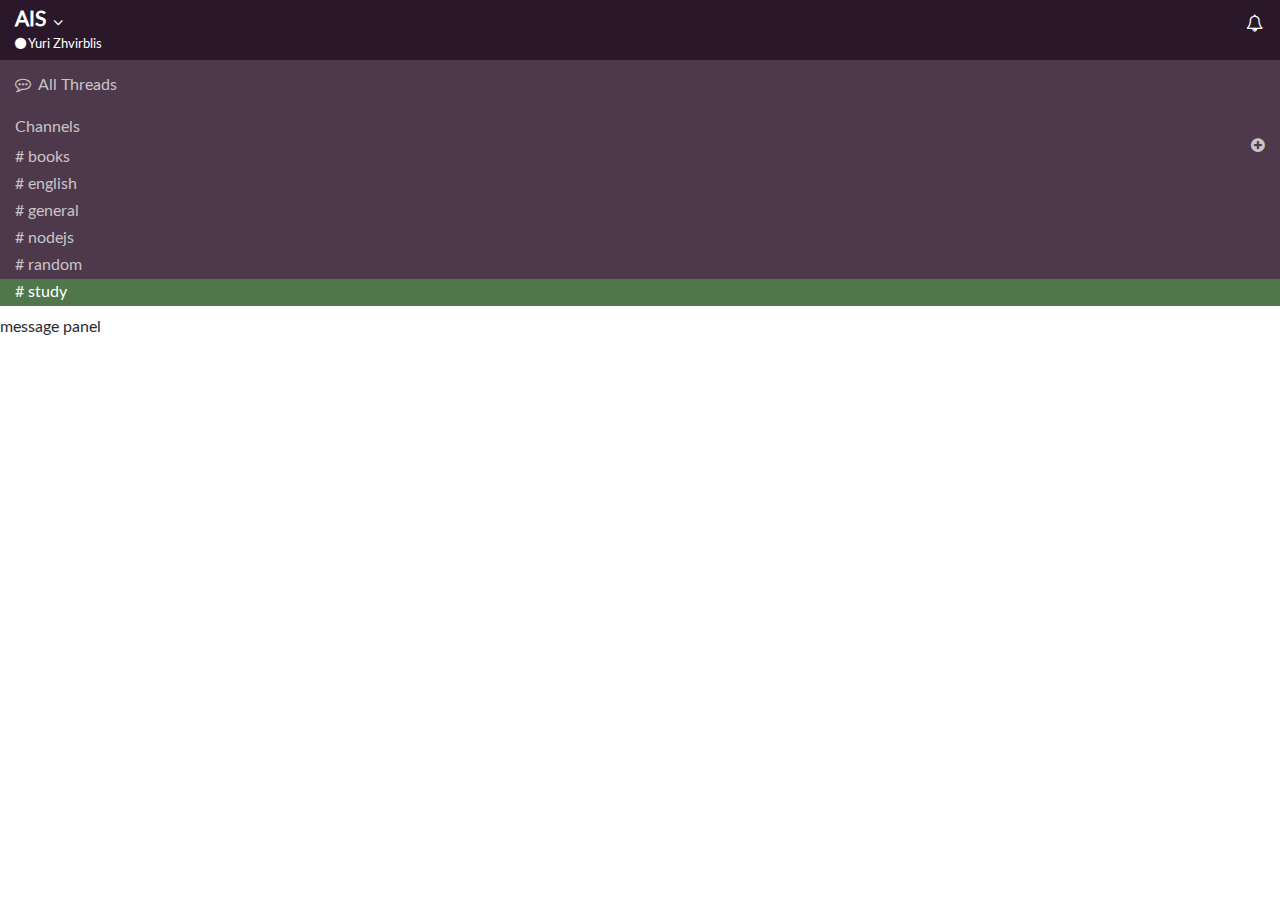
<file: index.htm>
<!DOCTYPE html>
<html lang="en">
<head>
    <meta charset="UTF-8">
    <meta name="viewport" content="width=device-width, initial-scale=1.0">
    <meta http-equiv="X-UA-Compatible" content="ie=edge">
    <title>Slack Demo</title>
    <link rel="stylesheet" href="font-awesome/css/font-awesome.css">
    <link rel="stylesheet" href="styles/main.css">
</head>
<body>
    <div class="flex-container">
        <div class="left-panel">
            <div class="left-panel-header">
                <h2 class="name-of-workspace"> AIS </h2>
                <i class="options fa fa-angle-down" aria-hidden="true"></i>
                <i class="notififications fa fa-bell-o" aria-hidden="true"></i>
                <div class="user">
                    <i class="green-dot fa fa-circle" aria-hidden="true"></i> Yuri Zhvirblis
                </div>
            </div>
            <div class="threads choose">
                <i class="threads-icon fa fa-commenting-o" aria-hidden="true">
                    </i>
                All Threads
            </div>
            <div class="lp-block">
                 <div class="block-title">
                     <p class="block-title-name">Channels</p> 
                     <i class="right-plus fa fa-plus-circle" aria-hidden="true"></i>
                 </div>
                 <div class="choose"># books</div>
                 <div class="choose"># english</div>
                 <div class="choose"># general</div>
                 <div class="choose"># nodejs</div>                 
                 <div class="choose"># random</div>                 
                 <div class="choose active"># study</div>                 
            </div>
        </div>
        <div class="message-panel">
            message panel
        </div>
    </div>
</body>
</html>
</file>
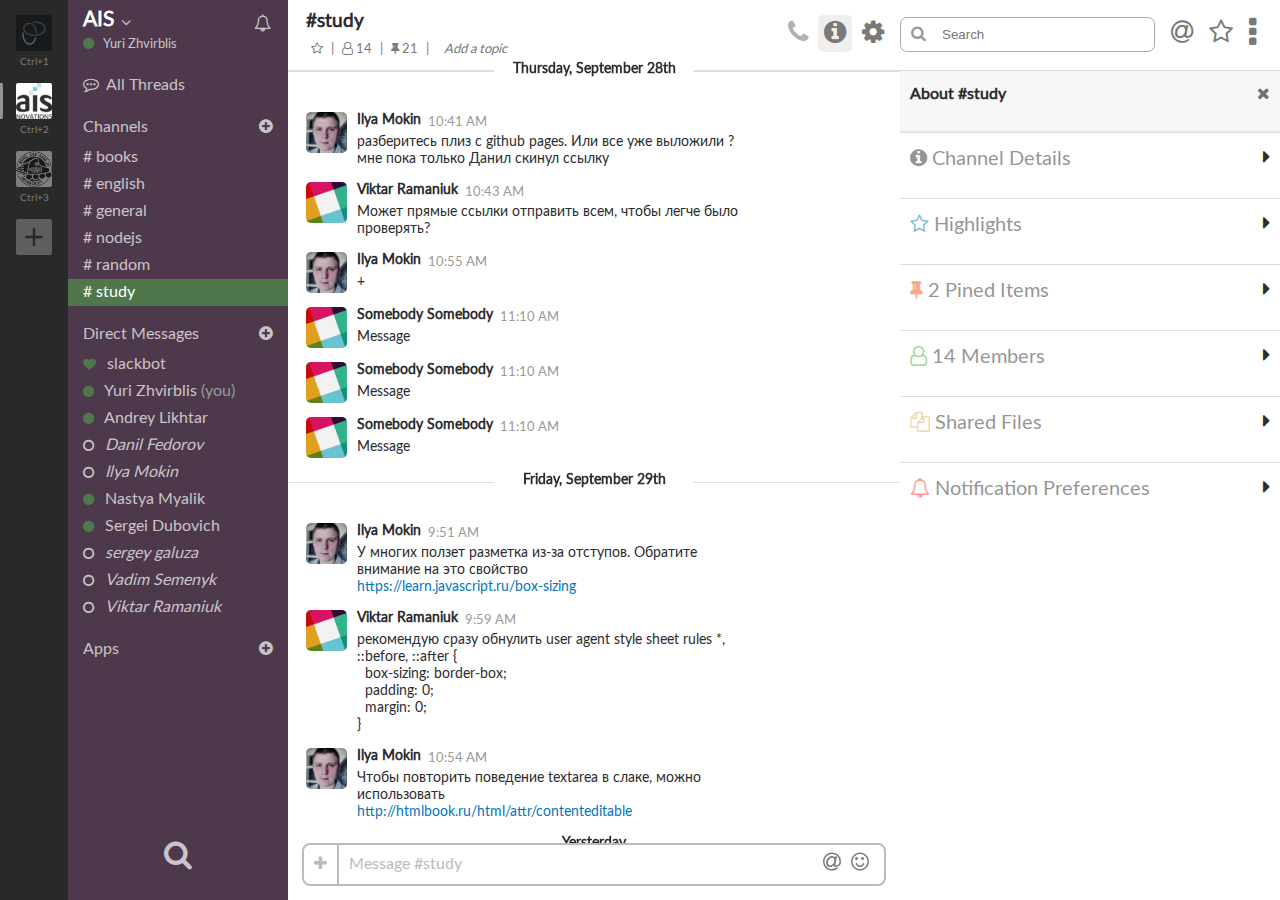
<file: index.html>
<!DOCTYPE html>
<html lang="en">
<head>
    <meta charset="UTF-8">
    <meta name="viewport" content="width=device-width, initial-scale=1.0">
    <meta http-equiv="X-UA-Compatible" content="ie=edge">
    <title>Slack Demo</title>
    <link rel="stylesheet" href="font-awesome/css/font-awesome.css">
    <link rel="stylesheet" href="styles/main.css">
</head>
<body>
    <div class="flex container">
        <div class="app-panel">
            <div class="app-icon">
                <img src="images/ctrl1.png" alt="ctrl1">
                <p class="app-key">Ctrl+1</p>
            </div>
            <div class="app-icon active">
                <div class="select"></div>
                <img src="images/ctrl2.png" alt="ctrl2">
                <p class="app-key">Ctrl+2</p>
            </div>
            <div class="app-icon">
                <img src="images/ctrl3.png" alt="ctrl3">
                <p class="app-key">Ctrl+3</p>
            </div>
            <div class="app-icon">
                <img src="images/plus-app.png" alt="ctrl4">
            </div>
        </div>
        <div class="left-panel flex-column">
            <div class="wrapper">

                <div class="left-panel-header">
                    <h2 class="name-of-workspace"> AIS </h2>
                    <i class="options fa fa-angle-down tr-anim" aria-hidden="true"></i>
                    <i class="notififications fa fa-bell-o tooltip tr-anim" aria-hidden="true">
                            <span class="bottom-tooltip tooltiptext">Notififications</span>
                    </i>
                    <div class="user">
                        <i class="green dot fa fa-circle" aria-hidden="true"></i> Yuri Zhvirblis
                    </div>
                </div>
                
                    <div class="lp-wrapper styled-scroll">
                        <div class="threads choose">
                            <i class="threads-icon fa fa-commenting-o" aria-hidden="true">
                                </i>
                            All Threads
                        </div>
                        <div class="lp-block">
                            <div class="block-title flex lp">
                                <p class="block-title-name">Channels</p>
                                <i class="right-plus fa fa-plus-circle tooltip tr-anim" aria-hidden="true">
                                    
                                </i>
                            </div>
                            <div class="choose"># books</div>
                            <div class="choose"># english</div>
                            <div class="choose"># general</div>
                            <div class="choose"># nodejs</div>                 
                            <div class="choose"># random</div>                 
                            <div class="choose active"># study</div>                 
                        </div>
                        <div class="lp-block">
                            <div class="block-title flex lp">
                                <p class="block-title-name">Direct Messages</p>
                                <i class="right-plus fa fa-plus-circle tr-anim" aria-hidden="true"></i>
                            </div>
                            <div class="choose">
                                    <i class="green dot fa fa-heart" aria-hidden="true"></i>
                                    slackbot
                                    <i class="fa fa-times-circle-o tr-anim"></i>
                            </div>
                            <div class="choose">
                                    <i class="green dot fa fa-circle" aria-hidden="true"></i>
                                    Yuri Zhvirblis <p class="you">(you)</p>
                                    <i class="fa fa-times-circle-o tr-anim"></i>
                            </div>
                            <div class="choose">
                                    <i class="green dot fa fa-circle" aria-hidden="true"></i>
                                    Andrey Likhtar
                                    <i class="fa fa-times-circle-o tr-anim"></i>
                            </div>
                            <div class="choose">
                                    <i class="dot fa fa-circle-o" aria-hidden="true"></i>
                                    <i>Danil Fedorov</i>
                                    <i class="fa fa-times-circle-o tr-anim"></i>
                            </div>
                            <div class="choose">
                                    <i class="dot fa fa-circle-o" aria-hidden="true"></i>
                                    <i>Ilya Mokin</i>
                                    <i class="fa fa-times-circle-o tr-anim"></i>
                            </div>
                            <div class="choose">
                                    <i class="green dot fa fa-circle" aria-hidden="true"></i>
                                    Nastya Myalik
                                    <i class="fa fa-times-circle-o tr-anim"></i>
                            </div>
                            <div class="choose">
                                    <i class="green dot fa fa-circle" aria-hidden="true"></i>
                                    Sergei Dubovich
                                    <i class="fa fa-times-circle-o tr-anim"></i>
                            </div>
                            <div class="choose">
                                    <i class="dot fa fa-circle-o" aria-hidden="true"></i>
                                    <i>sergey galuza</i>
                                    <i class="fa fa-times-circle-o tr-anim"></i>
                            </div>
                            <div class="choose">
                                    <i class="dot fa fa-circle-o" aria-hidden="true"></i>
                                    <i>Vadim Semenyk</i>
                                    <i class="fa fa-times-circle-o tr-anim"></i>
                            </div>
                            <div class="choose">
                                    <i class="dot fa fa-circle-o" aria-hidden="true"></i>
                                    <i>Viktar Ramaniuk</i>
                                    <i class="fa fa-times-circle-o tr-anim"></i>
                            </div>
                        </div>
                        <div class="lp-block">
                            <div class="block-title flex lp">
                                <p class="block-title-name">Apps</p>
                                <i class="right-plus fa fa-plus-circle tr-anim" aria-hidden="true"></i>
                            </div>
                        </div>
                    </div>
                

            </div>
            <div class="quik-switcher tr-anim">
                <i class="fa fa-search tooltip" aria-hidden="true">
                        <span class="tooltiptext top-tooltip">Quick switcher <span class="keymap"> (Ctrl+K)</span></span>
                </i>
            </div>
        </div>
        <div class="message-panel flex-message">
            <div class="top-menu">
                <div class="left-block">
                    <h3 class="name-conv">
                        #study
                    </h3>
                    <div class="mini-icons">
                        <p class="star mini-icon tr-anim">
                            <i class="fa fa-star-o tooltip" aria-hidden="true">
                                <span class="tooltiptext bottom-tooltip">Star this channel</span>
                            </i>
                        </p>
                        |
                        <p class="mini-icon tooltip tr-anim">
                            <i class="fa fa-user-o" aria-hidden="true">
                                    <span class="tooltiptext bottom-tooltip">View member list</span>                                    
                            </i> 14
                        </p>
                        |
                        <p class="mini-icon tooltip tr-anim">
                            <i class="fa fa-thumb-tack" aria-hidden="true">
                                    <span class="tooltiptext bottom-tooltip">View pinned items</span>
                            </i> 21
                        </p>
                        |
                        <p class="mini-topic">
                            <i class="add-topic">Add a topic</i>
                            <a class="edit-topic">Edit</a>
                        </p>
                    </div>
                </div>
                <div class="right-block">
                    <div class="menu-icons">
                        <p class="menu-icon disable">
                            <i class="fa fa-phone tooltip" aria-hidden="true">
                                <span class="tooltiptext bottom-tooltip">Only paid workspaces can start calls from channels</span>
                            </i>
                        </p>
                        <p class="menu-icon active">
                            <i class="fa fa-info-circle tooltip" aria-hidden="true">
                                <span class="tooltiptext bottom-tooltip">Hid channel details</span>
                            </i>
                        </p>
                        <p class="menu-icon tr-anim">
                            <i class="fa fa-cog tooltip" aria-hidden="true">
                                <span class="tooltiptext bottom-tooltip">Channel settings</span>
                            </i>
                        </p>
                    </div>
                    <div class="search-wrapper">
                        <i class="search-icon fa fa-search" aria-hidden="true"></i>
                        <input class="search" placeholder="Search" />
                    </div>
                
                    <div class="menu-icons tr-anim">
                            <p class="menu-icon at">
                                <i class="fa fa-at tooltip" aria-hidden="true">
                                        <span class="tooltiptext bottom-tooltip">Show activity</span>
                                </i>
                            </p>
                            <p class="menu-icon star tr-anim">
                                <i class="fa fa-star-o tooltip" aria-hidden="true">
                                        <span class="tooltiptext bottom-tooltip">Show starred items</span>
                                </i>
                            </p>
                            <p class="menu-icon tr-anim">
                                <i class="fa fa-ellipsis-v fa-lg blue tooltip" aria-hidden="true">
                                        <span class="tooltiptext bottom-tooltip moreitems-tooltip">More items</span>
                                </i>
                            </p>
                        </div>
                </div>
            </div>

            <div class="center-panel">
                <div class="message-block-n-box">
                    <div class="messages-block styled-scroll">
                        <b class="day-name sticky">
                            <p>Thursday, September 28th</p>
                        </b>

                        <div class="day">
                            <div class="message">
                                <img class="message-img" src="images/Ilya.jpg">
                                <div class="text-wrapper">
                                    <div class="message-header">
                                        <a href="#" class="black-a"><h3 class="name">
                                            Ilya Mokin
                                        </h3></a>
                                        <a href="#" class="time">
                                            10:41 AM
                                        </a>
                                        <i class="mess-star fa fa-star-o" aria-hidden="true"></i>
                                    </div>
                                    <div class="message-text">
                                        <p>
                                                разберитесь плиз с github pages. Или все уже выложили ?
                                        </p>
                                        <p>
                                                мне пока только Данил скинул ссылку
                                        </p>
                                    </div>
                                </div>
                                <div class="message-options">
                                    <i class="opt-icon first fa fa-smile-o" aria-hidden="true"></i>
                                    <i class="opt-icon fa fa-commenting-o" aria-hidden="true"></i>
                                    <i class="opt-icon fa fa-share" aria-hidden="true"></i>
                                    <i class="opt-icon last fa fa-ellipsis-h" aria-hidden="true"></i>
                                </div>
                            </div>
                        
                            <div class="message">
                                    <img class="message-img" src="images/viktor.png">
                                    <div class="text-wrapper">
                                        <div class="message-header">
                                            <a href="#" class="black-a"><h3 class="name">
                                                Viktar Ramaniuk
                                            </h3></a>
                                            <a href="#" class="time">
                                                10:43 AM
                                            </a>
                                            <i class="mess-star fa fa-star-o" aria-hidden="true"></i>
                                        </div>
                                        <div class="message-text">
                                            <p>
                                                    Может прямые ссылки отправить всем, чтобы легче было проверять?
                                            </p>
                                        </div>
                                    </div>
                                    <div class="message-options">
                                        <i class="opt-icon first fa fa-smile-o" aria-hidden="true"></i>
                                        <i class="opt-icon fa fa-commenting-o" aria-hidden="true"></i>
                                        <i class="opt-icon fa fa-share" aria-hidden="true"></i>
                                        <i class="opt-icon last fa fa-ellipsis-h" aria-hidden="true"></i>
                                    </div>
                            </div>
                            <div class="message">
                                <img class="message-img" src="images/Ilya.jpg">
                                <div class="text-wrapper">
                                    <div class="message-header">
                                        <a href="#" class="black-a"><h3 class="name">
                                            Ilya Mokin
                                        </h3></a>
                                        <a href="#" class="time">
                                            10:55 AM
                                        </a>
                                        <i class="mess-star fa fa-star-o" aria-hidden="true"></i>
                                    </div>
                                    <div class="message-text">
                                        <p>
                                               +
                                        </p>
                                    </div>
                                </div>
                                <div class="message-options">
                                    <i class="opt-icon first fa fa-smile-o" aria-hidden="true"></i>
                                    <i class="opt-icon fa fa-commenting-o" aria-hidden="true"></i>
                                    <i class="opt-icon fa fa-share" aria-hidden="true"></i>
                                    <i class="opt-icon last fa fa-ellipsis-h" aria-hidden="true"></i>
                                </div>
                            </div>

                            <div class="message">
                                    <img class="message-img" src="images/viktor.png">
                                    <div class="text-wrapper">
                                        <div class="message-header">
                                            <a href="#" class="black-a"><h3 class="name">
                                                Somebody Somebody
                                            </h3></a>
                                            <a href="#" class="time">
                                                11:10 AM
                                            </a>
                                            <i class="mess-star fa fa-star-o" aria-hidden="true"></i>
                                        </div>
                                        <div class="message-text">
                                            <p>
                                                    Message
                                            </p>
                                        </div>
                                    </div>
                                    <div class="message-options">
                                        <i class="opt-icon first fa fa-smile-o" aria-hidden="true"></i>
                                        <i class="opt-icon fa fa-commenting-o" aria-hidden="true"></i>
                                        <i class="opt-icon fa fa-share" aria-hidden="true"></i>
                                        <i class="opt-icon last fa fa-ellipsis-h" aria-hidden="true"></i>
                                    </div>
                            </div>
                            <div class="message">
                                    <img class="message-img" src="images/viktor.png">
                                    <div class="text-wrapper">
                                        <div class="message-header">
                                            <a href="#" class="black-a"><h3 class="name">
                                                Somebody Somebody
                                            </h3></a>
                                            <a href="#" class="time">
                                                11:10 AM
                                            </a>
                                            <i class="mess-star fa fa-star-o" aria-hidden="true"></i>
                                        </div>
                                        <div class="message-text">
                                            <p>
                                                    Message
                                            </p>
                                        </div>
                                    </div>
                                    <div class="message-options">
                                        <i class="opt-icon first fa fa-smile-o" aria-hidden="true"></i>
                                        <i class="opt-icon fa fa-commenting-o" aria-hidden="true"></i>
                                        <i class="opt-icon fa fa-share" aria-hidden="true"></i>
                                        <i class="opt-icon last fa fa-ellipsis-h" aria-hidden="true"></i>
                                    </div>
                            </div>
                            <div class="message">
                                    <img class="message-img" src="images/viktor.png">
                                    <div class="text-wrapper">
                                        <div class="message-header">
                                            <a href="#" class="black-a"><h3 class="name">
                                                Somebody Somebody
                                            </h3></a>
                                            <a href="#" class="time">
                                                11:10 AM
                                            </a>
                                            <i class="mess-star fa fa-star-o" aria-hidden="true"></i>
                                        </div>
                                        <div class="message-text">
                                            <p>
                                                    Message
                                            </p>
                                        </div>
                                    </div>
                                    <div class="message-options">
                                        <i class="opt-icon first fa fa-smile-o" aria-hidden="true"></i>
                                        <i class="opt-icon fa fa-commenting-o" aria-hidden="true"></i>
                                        <i class="opt-icon fa fa-share" aria-hidden="true"></i>
                                        <i class="opt-icon last fa fa-ellipsis-h" aria-hidden="true"></i>
                                    </div>
                            </div>
                        </div>

                        <b class="day-name">
                            <p>Friday, September 29th</p>
                        </b>

                        <div class="day">
                            <div class="message">
                                <img class="message-img" src="images/Ilya.jpg">
                                <div class="text-wrapper">
                                    <div class="message-header">
                                        <a href="#" class="black-a"><h3 class="name">
                                            Ilya Mokin
                                        </h3></a>
                                        <a href="#" class="time">
                                            9:51 AM
                                        </a>
                                        <i class="mess-star fa fa-star-o" aria-hidden="true"></i>
                                    </div>
                                    <div class="message-text">
                                        <p>
                                                У многих ползет разметка из-за отступов. Обратите внимание на это свойство
                                        </p>
                                        <a href="https://learn.javascript.ru/box-sizing">https://learn.javascript.ru/box-sizing</a>
                                    </div>
                                </div>
                                <div class="message-options">
                                    <i class="opt-icon first fa fa-smile-o" aria-hidden="true"></i>
                                    <i class="opt-icon fa fa-commenting-o" aria-hidden="true"></i>
                                    <i class="opt-icon fa fa-share" aria-hidden="true"></i>
                                    <i class="opt-icon last fa fa-ellipsis-h" aria-hidden="true"></i>
                                </div>
                            </div>
                            <div class="message">
                                <img class="message-img" src="images/viktor.png">
                                <div class="text-wrapper">
                                    <div class="message-header">
                                        <a href="#" class="black-a"><h3 class="name">
                                            Viktar Ramaniuk
                                        </h3></a>
                                        <a href="#" class="time">
                                            9:59 AM
                                        </a>
                                        <i class="mess-star fa fa-star-o" aria-hidden="true"></i>
                                    </div>
                                    <div class="message-text">
                                        <p>
                                                рекомендую сразу обнулить user agent style sheet rules *, ::before, ::after {
                                                <br>
                                                &nbsp; box-sizing: border-box;
                                                <br>
                                                &nbsp; padding: 0;
                                                <br>
                                                &nbsp; margin: 0;
                                                <br>
                                                }
                                        </p>
                                    </div>
                                </div>
                                <div class="message-options">
                                    <i class="opt-icon first fa fa-smile-o" aria-hidden="true"></i>
                                    <i class="opt-icon fa fa-commenting-o" aria-hidden="true"></i>
                                    <i class="opt-icon fa fa-share" aria-hidden="true"></i>
                                    <i class="opt-icon last fa fa-ellipsis-h" aria-hidden="true"></i>
                                </div>
                            </div>
                            <div class="message">
                                <img class="message-img" src="images/Ilya.jpg">
                                <div class="text-wrapper">
                                    <div class="message-header">
                                        <a href="#" class="black-a"><h3 class="name">
                                            Ilya Mokin
                                        </h3></a>
                                        <a href="#" class="time">
                                            10:54 AM
                                        </a>
                                        <i class="mess-star fa fa-star-o" aria-hidden="true"></i>
                                    </div>
                                    <div class="message-text">
                                        <p>
                                            Чтобы повторить поведение textarea в слаке, можно использовать
                                        </p>
                                        <a href="http://htmlbook.ru/html/attr/contenteditable">http://htmlbook.ru/html/attr/contenteditable</a>
                                    </div>
                                </div>
                                <div class="message-options">
                                    <i class="opt-icon first fa fa-smile-o" aria-hidden="true"></i>
                                    <i class="opt-icon fa fa-commenting-o" aria-hidden="true"></i>
                                    <i class="opt-icon fa fa-share" aria-hidden="true"></i>
                                    <i class="opt-icon last fa fa-ellipsis-h" aria-hidden="true"></i>
                                </div>
                            </div>
                        </div>
                        <b class="day-name">
                                <p>Yersterday</p>
                        </b>
                        <div class="day">
                            <div class="message">
                                <img class="message-img" src="images/andrey.png">
                                <div class="text-wrapper">
                                    <div class="message-header">
                                        <a href="#" class="black-a"><h3 class="name">
                                            Andrey Likhtar
                                        </h3></a>
                                        <a href="#" class="time">
                                            11:13 PM
                                        </a>
                                        <i class="mess-star fa fa-star-o" aria-hidden="true"></i>
                                    </div>
                                    <div class="message-text">
                                        <p>
                                            Может кому пригодится)
                                        </p>
                                        <a href="https://marketplace.visualstudio.com/items?itemName=bradgashler.htmltagwrap">https://marketplace.visualstudio.com/items?itemName=bradgashler.htmltagwrap</a>
                                        <div class="link-box">
                                            <div class="link-wrapper">
                                                <img src="images/msico.png">
                                                <p class="link-name">
                                                    marketplace.visualstudio.com
                                                </p>
                                                <a href="https://marketplace.visualstudio.com/items?itemName=bradgashler.htmltagwrap">
                                                    <b>htmltagwrap - Visual Studio Marketplace</b>
                                                </a>
                                                <p>
                                                    Extension for Visual Studio Code - Wraps selected code with HTML tags
                                                </p>
                                            </div>
                                            <a href="https://marketplace.visualstudio.com/items?itemName=bradgashler.htmltagwrap">
                                                <img class="link-img" src="images/mslink.png" alt="mslink">
                                            </a>
                                        </div>
                                    </div>
                                </div>
                                <div class="message-options">
                                    <i class="opt-icon first fa fa-smile-o" aria-hidden="true"></i>
                                    <i class="opt-icon fa fa-commenting-o" aria-hidden="true"></i>
                                    <i class="opt-icon fa fa-share" aria-hidden="true"></i>
                                    <i class="opt-icon last fa fa-ellipsis-h" aria-hidden="true"></i>
                                </div>
                            </div>
                        </div>
                    </div>
                    
                    <div class="message-box">
                        <i class="plus-icon fa fa-plus" aria-hidden="true"></i>
                        <div class="message-wrapper">
                                <p class="message-box-input" contenteditable="true" placeholder="Message #study"></p>
                                <div class="wrapper-message-icon-block">
                                    <div class="message-icon-block">
                                        <p class="message-icon at">
                                            <i class="fa fa-at" aria-hidden="true"></i>
                                        </p>
                                        <p class="message-icon smile">
                                            <i class="fa fa-smile-o" aria-hidden="true"></i>
                                        </p>
                                    </div>
                                </div>
                        </div>
                    </div>
                </div>

                <div class="right-panel">
                    <div class="header-right-panel">
                        About #study
                        <i class="close-right fa fa-times" aria-hidden="true"></i>
                    </div>
                    <div class="right-panel-body styled-scroll">
                            <details>
                                <summary>
                                    <i class="right-panel-icon fa fa-info-circle" aria-hidden="true"></i>
                                    <span>Channel Details</span>
                                </summary>
                                <div class="body-about">
                                    <p><b>Purpose</b></p>
                                    <p>
                                        <a href="#">
                                            Set a channel purpose
                                        </a>
                                    </p>
                                    <br>
                                    <p><b>Created</b></p>
                                    <p>
                                        <a class="black-a" href="#">
                                                Created by Ilya Mokin on August 31, 2017 
                                        </a>
                                    </p>
                                    <br>
                                    <p><b>Most active members</b></p>
                                    <div class="most-active-members">
                                        <div class="active-member">
                                            <img class="message-img" src="images/alex.jpg">
                                            <a href="#" class="black-a"><h3 class="name">
                                                Alexander Mokin <i class="dot offline fa fa-circle-o" aria-hidden="true"></i>
                                            </h3></a>
                                        </div>
                                        <div class="active-member">
                                                <img class="message-img" src="images/shein.png">
                                                <a href="#" class="black-a"><h3 class="name">
                                                    Alexander Shein <i class="green dot fa fa-circle" aria-hidden="true"></i>
                                                </h3></a>
                                        </div>
                                        <div class="active-member">
                                            <img class="message-img" src="images/Ilya.jpg">
                                            <a href="#" class="black-a"><h3 class="name">
                                                Ilya Mokin <i class="green dot fa fa-circle" aria-hidden="true"></i>
                                            </h3></a>
                                        </div>
                                    </div>
                                </div>
                            </details>
                            <details>
                                    <summary>
                                        <i class="right-panel-icon fa fa-star-o" aria-hidden="true"></i>
                                        <span>Highlights</span>
                                    </summary>
                                    <div class="body-about">
                                        <p class="about-detail">
                                            Below are a few of the top messages in <b>#study</b>
                                        </p>
                                        <p class="day-name-about">
                                            <b>
                                                This Week
                                            </b>
                                        </p>
                                        <div class="day">
                                                <div class="message">
                                                    <img class="message-img" src="images/Ilya.jpg">
                                                    <div class="text-wrapper">
                                                        <div class="message-header">
                                                            <a href="#" class="black-a"><h3 class="name">
                                                                Ilya Mokin
                                                            </h3></a>
                                                            <a href="#" class="time about">
                                                                Sep 27th at 1:50 PM
                                                            </a>
                                                        </div>
                                                        <div class="message-text">
                                                            <a href="#">
                                                                    uploaded this image: Pasted image at 2017-09-27, 1:50 PM
                                                            </a>
                                                        </div>
                                                    </div>
                                                </div>
                                        </div>
                                        <p class="day-name-about">
                                            <b>
                                                This month
                                            </b>
                                        </p>
                                        <div class="day">
                                                <div class="message notfull">
                                                    <img class="message-img" src="images/viktor.png">
                                                    <div class="text-wrapper">
                                                        <div class="message-header">
                                                            <a href="#" class="black-a"><h3 class="name">
                                                                Viktar Ramaniuk
                                                            </h3></a>
                                                            <a href="#" class="time about">
                                                                    Sep 15th at 11:04 AM
                                                            </a>
                                                        </div>
                                                        <div class="message-text">
                                                            <p>
                                                                Вот самим можно поиграться в его штуку.
                                                                <a href="#">
                                                                    http://latentflip.com/loupe/?code=[base64]
                                                                </a>
                                                            </p>
                                                        </div>
                                                    </div>
                                                </div>
                                                <div class="message notfull">
                                                        <img class="message-img" src="images/Ilya.jpg">
                                                        <div class="text-wrapper">
                                                                <div class="message-header">
                                                                    <a href="#" class="black-a"><h3 class="name">
                                                                        Ilya Molin
                                                                    </h3></a>
                                                                    <a href="#" class="time about">
                                                                            Sep 15th at 10:35 AM
                                                                    </a>
                                                                </div>
                                                                <div class="message-text">
                                                                    <p>
                                                                        Всем просьба глянуть видео. в 12-13часов сделаем небольшую презентацию по основному функционалу VSCode который вам может пригодиться в ближайшее время.
                                                                        <a href="https://www.youtube.com/watch?v=8cV4ZvHXQL4">
                                                                                https://www.youtube.com/watch?v=8cV4ZvHXQL4
                                                                        </a>
                                                                    </p>
                                                                </div>
                                                        </div>
                                                </div>
                                        </div>
                                        <div class="message">
                                            <img class="message-img" src="images/Ilya.jpg">
                                            <div class="text-wrapper">
                                                <div class="message-header">
                                                    <a href="#" class="black-a"><h3 class="name">
                                                        Ilya Mokin
                                                    </h3></a>
                                                    <a href="#" class="time about">
                                                        Sep 27th at 1:50 PM
                                                    </a>
                                                </div>
                                                <div class="message-text">
                                                    <p>
                                                        Давайте придерживаться минимальных правил именования в js.
                                                        например этих
                                                        <a href="http://snowdream.github.io/javascript-style-guide/javascript-style-guide/ru/naming-conventions.html">
                                                                http://snowdream.github.io/javascript-style-guide/javascript-style-guide/ru/naming-conventions.html
                                                        </a>
                                                    </p>
                                                </div>
                                            </div>
                                        </div>
                                        <div class="message notfull">
                                            <img class="message-img" src="images/shein.png">
                                            <div class="text-wrapper">
                                                <div class="message-header">
                                                    <a href="#" class="black-a"><h3 class="name">
                                                        Alexander Shein
                                                    </h3></a>
                                                    <a href="#" class="time about">
                                                        Sep 11th at 10:41 AM
                                                    </a>
                                                </div>
                                                <div class="message-text">
                                                    <p>
                                                            Всем привет.
                                                    </p>
                                                    <p>
                                                            Во первых надо сегодня завершить все задания по SQL которые у вас висят.                                                             
                                                    </p>
                                                    <p>
                                                            Второе: сегодня презентация будет записанная :slightly_smiling_face:                                                            
                                                    </p>
                                                    <p>
                                                        План на сегодня:
                                                    </p>
                                                    <p>1) Ознакомиться и разобраться с планами запросов -
                                                        <a href="https://www.youtube.com/watch?v=4yHc8-Idf-w&feature=youtu.be">
                                                            https://www.youtube.com/watch?v=4yHc8-Idf-w&feature=youtu.be
                                                        </a>
                                                    </p>
                                                </div>
                                            </div>
                                        </div>
                                    </div>
                            </details>
                            <details>
                                <summary>
                                    <i class="right-panel-icon fa fa-thumb-tack" aria-hidden="true"></i>
                                    <span>2 Pined Items</span>
                                </summary>
                                <div class="body-about">
                                    <div class="pined-item">
                                        <div class="text-wrapper">
                                            <p><a href="#" class="filename">normalize.css</a></p>
                                            <p>CSS</p>
                                        </div>
                                        <i class="close-right fa fa-times" aria-hidden="true"></i>
                                    </div>
                                    <div class="pined-item notfull">
                                        <div class="text-wrapper">
                                            <p><b><a href="#" class="name black-a">Ilya Mokin</a></b></p>
                                            <p>
                                                <a href="http://htmlbook.ru/css/display">
                                                    http://htmlbook.ru/css/display
                                                </a>
                                            </p>
                                            <p>
                                                <a href="http://htmlbook.ru/css/position">
                                                    http://htmlbook.ru/css/position
                                                </a>
                                            </p>
                                            <br>
                                            <p>
                                                <a href="https://html5book.ru/css3-flexbox/">
                                                    https://html5book.ru/css3-flexbox/
                                                </a>
                                            </p>
                                            <a href="http://fontawesome.io/icons/">http://fontawesome.io/icons/</a> -
                                        </div>
                                        <i class="close-right fa fa-times" aria-hidden="true"></i>
                                    </div>
                                        
                                </div>
                            </details>
                            <details>
                                <summary>
                                    <i class="right-panel-icon fa fa-user-o" aria-hidden="true"></i>
                                    <span>14 Members</span>
                                </summary>
                                <div class="body-about">
                                        <div class="member-in-list">
                                            <i class="green dot fa fa-circle" ></i>
                                            <img src="images/andrey-list.png" alt="Andrey Likhtar">
                                            <b><a class="black-a name">Andrey Likhtar</a></b>
                                        </div>
                                        <div class="member-in-list">
                                            <i class="green dot fa fa-circle" ></i>
                                            <img src="images/max-list.jpg" alt="Maksim Sarvas">
                                            <b><a class="black-a name">Maksim Sarvas</a></b>
                                        </div>
                                        <div class="member-in-list">
                                            <i class="green dot fa fa-circle" ></i>
                                            <img src="images/nastya-list.png" alt="Nastya Myalik">
                                            <b><a class="black-a name">Nastya Myalik</a></b>
                                        </div>
                                        <div class="member-in-list">
                                            <i class="green dot fa fa-circle" ></i>
                                            <img src="images/slava-list.jpg" alt="Slava Peshko">
                                            <b><a class="black-a name">Slava Peshko</a></b>
                                        </div>
                                        <div class="member-in-list">
                                            <i class="green dot fa fa-circle" ></i>
                                            <img src="images/vadim-list.png" alt="Vadim Semenyk">
                                            <b><a class="black-a name">Vadim Semenyk</a></b>
                                        </div>
                                        <div class="member-in-list">
                                            <i class="green dot fa fa-circle" ></i>
                                            <img src="images/viktor-list.png" alt="Viktar Ramaniuk">
                                            <b><a class="black-a name">Viktar Ramaniuk</a></b>
                                        </div>
                                        <div class="member-in-list">
                                            <i class="green dot fa fa-circle" ></i>
                                            <img src="images/yuri-list.png" alt="Yuri Zhvirblis">
                                            <b><a class="black-a name">Yuri Zhvirblis</a></b><span class="you">(you)</span>
                                        </div>
                                        <div class="member-in-list">
                                            <i class="dot offline fa fa-circle-o" ></i>
                                            <img class="offline" src="images/alexnovik-list.png" alt="Aleksey Novik">
                                            <b><a class="black-a name">Aleksey Novik</a></b>
                                        </div>
                                        <div class="member-in-list">
                                            <i class="dot offline fa fa-circle-o" ></i>
                                            <img class="offline" src="images/alexander-list.jpg" alt="Alexsander Mokin">
                                            <b><a class="black-a name">Alexsander Mokin</a></b>
                                        </div>
                                        <div class="member-in-list">
                                            <i class="dot offline fa fa-circle-o" ></i>
                                            <img class="offline" src="images/shein-list.png" alt="Alexander Shein">
                                            <b><a class="black-a name">Alexander Shein</a></b>
                                        </div>
                                        <div class="member-in-list">
                                            <i class="dot offline fa fa-circle-o" ></i>
                                            <img class="offline" src="images/alex-rad-list.jpg" alt="Alexey Radkovich">
                                            <b><a class="black-a name">Alexey Radkovich</a></b>
                                        </div>
                                        <div class="member-in-list">
                                            <i class="dot offline fa fa-circle-o" ></i>
                                            <img class="offline" src="images/danil-list.png" alt="Danil Fedorov">
                                            <b><a class="black-a name">Danil Fedorov</a></b>
                                        </div>
                                        <div class="member-in-list">
                                            <i class="dot offline fa fa-circle-o" ></i>
                                            <img class="offline" src="images/ilya-list.jpg" alt="Ilya Mokin">
                                            <b><a class="black-a name">Ilya Mokin</a></b>
                                        </div>
                                        <div class="member-in-list">
                                            <i class="dot offline fa fa-circle-o" ></i>
                                            <img class="offline" src="images/sergey-list.png" alt="Sergey Dubovich">
                                            <b><a class="black-a name">Sergey Dubovich</a></b>
                                        </div>
                                        <a href="#">
                                            Invite more people...
                                        </a>
                                </div>
                            </details>
                            <details>
                                    <summary>
                                        <i class="fa fa-files-o" aria-hidden="true"></i>
                                        <span>Shared Files</span>
                                    </summary>
                                    <div class="body-about">
                                        <div class="pined-item">
                                            <img class="file-img" src="images/whatfont_160.png" alt="What font">                                               
                                            <div class="text-wrapper">
                                                    <div class="btn-wrapper">
                                                            <button class="about-file">
                                                                <i class="fa fa-ellipsis-h" aria-hidden="true"></i>
                                                            </button>
                                                        </div>
                                                <p><a href="#" class="filename"><h3>Whatfont.png</h3></a></p>
                                                <a href="#"><b>Viktar Ramaniuk</b></a> <a href="#" class="time about">Yesterday at 10:23 AM</a>
                                            </div>
                                        </div>
                                        <div class="pined-item">
                                            <i class="file-symb fa fa-file-code-o" aria-hidden="true"></i>                                               
                                            <div class="text-wrapper">
                                                    <div class="btn-wrapper">
                                                            <button class="about-file">
                                                                <i class="fa fa-ellipsis-h" aria-hidden="true"></i>
                                                            </button>
                                                        </div>
                                                <p><a href="#" class="filename"><h3>normalize.css</h3></a></p>
                                                <a href="#"><b>Danil Fedorov</b></a> <a href="#" class="time about">September 28 at 5:23 PM</a>
                                                <div class="pre-file">
                                                        /*! normalize.css v7.0.0 | MIT License | github.com/necolas/normalize.css */ /*...                                                        
                                                </div>
                                            </div>
                                        </div>
                                    </div>
                                    
                            </details>
                            <details>
                                <summary>
                                    <i class="right-panel-icon fa fa-bell-o" aria-hidden="true"></i>
                                    <span>Notification Preferences</span>
                                </summary>
                                <div class="body-about notif">
                                    <b>Desktop notifications</b>
                                    <p>Mentions & keywords</p>
                                    <b>Mobile notifications</b>
                                    <p>Mentions & keywords</p>
                                    <button class="edit-totif">
                                        Edit preferences
                                    </button>
                                </div>
                            </details>
                    </div>
                </div>
            </div>
        </div>
    </div>
    <script src="details.js"></script>
</body>
</html>
</file>
<file: styles/main.css>
/* @import url('https://fonts.googleapis.com/css?family=Lato&amp;subset=cyrillic'); */

@font-face {
    font-family: "Lato";
    font-style: normal;
    font-weight: 400;
    src: local("Lato"), url("../fonts/Lato-Regular.ttf");
    unicode-range: U+0-F8FE, U+F900-FFFF;
}

@font-face {
    font-family: "Slack";
    font-style: normal;
    font-weight: 400;
    src: url("../fonts/slack-icons-Regular.woff2") format("woff2"), url("/42cfe/fonts/slack-icons-Regular.woff") format("woff");
}

*{
    margin: 0;
}
html{
    height: 100%;
}
body{
    height: 100%;
    font-family: Lato, appleLogo, sans-serif;
    color: #2C2D30;
}
.flex{
    display: flex;
}
.flex.lp{
    justify-content: space-between;
}
.flex.container{
    justify-content: flex-start;
    flex-direction: row;
    height: 100%;
}
.left-panel{
    background: #4D394B;
    min-width: 220px;
    color: rgb(202,196,201);
}
.left-panel-header{
    padding: 7px 15px;
    cursor: pointer;
}
.left-panel-header:hover{
    background: #2b172A;
    color: #ffffff;    
}
.message-panel{
    background: #ffffff;
}

.name-of-workspace{
    color: #ffffff;
    font-size: 21px;
    float: left;
}
.notififications{
    float: right;
    font-size: 17px;
    margin: 7px 2px;
}
.notififications:hover{
    color: #ffffff;
}
.options{
    padding: 7px;
}
.user{
    font-size: 13px;
}
.dot{
    margin-right: 7px;
    font-size: 13px;
}
.green.dot {
    color: #50774C;
}
.choose{
    padding: 4px 15px;
    cursor: pointer;
}
.choose:hover{
    background: #2b172A;
}
.threads-icon{
    float: left;
    margin-right: 7px; 
}
.threads{
    margin: 12px 0px;
}
.right-plus{
    float: right;
}
.right-plus:hover{
    color: #ffffff;
}
.block-title{
    padding: 7px 15px;
}
.block-title-name:hover{
    color: #ffffff;
}
.block-title:hover{
    cursor: pointer;
}
.choose.active{
    background: #50774C;
    color: #ffffff;
}
.lp-block{
    margin: 12px 0;
}
.you{
    color: #999;
    display: inline-block;
}
.flex-column{
    display: flex;
    flex-direction: column;
}
.quik-switcher{
    font-size: 30px;
    text-align: center;
    cursor: pointer;
    margin: 26px;
}
.quik-switcher:hover{
    color: #ffffff;
}
.lp-wrapper{
    /* max-height: 100%; */
    overflow-y: auto;
    height: 0;
    flex-grow: 1;
}
.wrapper{
    display: flex;
    flex-grow: 1;
    flex-direction: column;
}
/* Message panel */
.top-menu{
    border-bottom: 1px solid #DDD;
    height: 70px;
    width: 100%;
    min-width: 820px;
    margin-bottom: -17px;
    background: #fff;
    z-index: 2;
}
.message-panel{
    width: 100%;
}
.left-block {
    padding: 10px 18px;
    display: inline-block;
}
.mini-icons{
    color: #797979;
    font-size: 13px;
    padding: 9px 0px;
}
.mini-icon{
    padding: 0 5px;
    cursor: pointer;
    display: inline;
}
.mini-icon:hover{
    color: #53ACFF;  
}
.mini-icon.star:hover{
    color: #FFB938;  
}
.add-topic{
    padding: 5px;
    border: 2px solid transparent;
}
.add-topic:hover{
    border-color: #EDEDED;
    border-radius: 4px;
}
.mini-topic{
    padding: 0 5px;
    cursor: pointer;
    display: inline;
}
.right-block{
    float: right;
    padding: 10px 18px;
}
.menu-icon{
    cursor: pointer;
    font-size: 26px;
    color: #797979;
    margin: 5px 0px;
    padding: 3px 6px;
    display: inline-block;
    border-radius: 5px;
}
.menu-icon:hover{
    color: #53ACFF;
}
input.search{    
    padding: 8px;
    border: none;
    margin: 1px 8px;
    float: left;
    width: 196px;
    transition: 0.2s;
}
input.search:focus {
    width: 276px;
    outline: none;
}
.menu-icons {
    float: left;
}
.menu-icon.disable i{
    color: #B1B1B1;
}
.menu-icon.disable:hover {
    color: #B1B1B1;
}
.menu-icon.active {
    color: #797979;
    background: #EFEFEF;
}
.menu-icons.at:hover{
    color: #EE0000;
}
.menu-icon.star:hover{
    color: #FFB938;
}
.search-icon{
    float: left;
    margin: 7px 0px 0px 10px;
    color: #999;
}
.search-wrapper{
    margin: 7px 10px 0px 10px;
    float: left;
    border: 1px solid #AAA;
    border-radius: 7px;
}
.flex-message{
    display: flex;
    flex-direction: column;
}
.messages-block{
    display: flex;
    flex-grow: 1;
    overflow-y: scroll;
    flex-direction: column;
    /* justify-content: flex-end; */
    font-size: 14px;
    height: 0;
}
.message-box{
    display: flex;
    /* min-height: 70px; */
    background: #ffffff;
}
.message-wrapper {
    display: flex;
    flex-grow: 1;
    border: 2px solid #BBB;
    margin: 0 14px 14px -2px;
    border-radius: 0 8px 8px 0;
    overflow-y: auto;
    max-height: 200px;
}
.message-box-input {
    flex-grow: 1;
    border: none;
    padding: 10px;
    margin: 4px;
    outline: none;
    padding: 6px;
}
i.plus-icon {
    border: 2px solid #BBB;
    margin: 0 0px 14px 14px;
    padding: 10px;
    color: #bbb;
    cursor: pointer;
    border-radius: 8px 0 0 8px;
}
i.plus-icon:hover {
    border-color: #0B7000;
    background: #1FB60E;
    color: #0B7000;
    z-index: 2;
}
.message-icon {
    cursor: pointer;
    font-size: 21px;
    color: #797979;
    margin: 5px 3px;
    display: inline-block;
    transition: 0.2s;
}
.message-icon.at:hover{
    color: #53ACFF;
}
.message-icon:hover{
    transform: scale(1.4);
}
.message-icon-block {
    padding: 0 8px;
    position: fixed;
}
.message-img{
    border-radius: 5px;
}
.message-img {
    border-radius: 5px;
    width: 41px;
    height: 41px;
}
.message {
    display: flex;
    padding: 7px 18px;
}
.message:hover {
    background: #f7f7ff;
}
.text-wrapper {
    margin: 0 10px;
}
h3.name {
    font-size: 17px;
}
a {
    color: #0576b9;
    text-decoration: none;
}
a:hover{
    text-decoration: underline;
}
.message-header {
    display: inline-flex;
}
a.time {
    color: #999;
    font-size: 13px;
    text-decoration: none;
    padding: 3px 7px;
}
.message-options i {
    font-size: 18px;
}
.message-options {
    display: flex;
    align-items: baseline;
    position: relative;
    top: -19px;
    opacity: 0;
}
.text-wrapper {
    flex: 1;
    margin: 0 10px;
}
i.opt-icon {
    cursor: pointer;
    background: #FFF;
    color: #555;
    padding: 5px 11px 5px 6px;
    margin: 0 -3px;
    border: 1px solid #aaa;
}
i.opt-icon.first {
    border-radius: 7px 0 0 7px;
}
i.opt-icon.last {
    border-radius: 0 7px 7px 0;
}
i.opt-icon:hover {
    color: #0576b9;
}
.message:hover .message-options {
    opacity: 1;
}
.day {
    border-top: 1px solid #DDD;
    padding: 33px 0 0;
}
.day-name{
    text-align: center;
}
.day-name {
    text-align: center;
    position: sticky;
    margin: 0 auto;
    padding: 0 12px;
    z-index: 5;
    top: 0;
    width: 200px;
}
.day-name p{
    position: relative;
    background: #FFF;
    top: 7px;
    border-radius: 22px;
}

.link-box img {
    float: left;
}
p.link-name {
    margin: 0px 20px 0px;
    font-weight: bold;
    color: #999;
}
.link-box {
    display: flex;
    margin: 11px 0;
    border-left: 3px solid #DDD;
    padding: 3px 4px;
    max-width: 500px;
}
i.mess-star {
    display: none;
    margin: 3px 0;
    cursor: pointer;
}
i.mess-star:hover {
    color: #FFB938;
}
.message:hover i.mess-star {
    display: block;
}
.app-panel{
    min-width: 68px;
    background: #282a29;
    text-align: center;
}
p.app-key {
    color: #7c7d7c;
    font-size: 10px;
}
.select {
    background: #939493;
    width: 3px;
    height: 36px;
    border-radius: 0 21% 21% 0;
    position: absolute;
}
.app-icon {
    cursor: pointer;
}
.app-icon {
    cursor: pointer;
    margin: 15px 0;
}
.message-block-n-box {
    display: flex;
    flex-direction: column;
    flex-grow: 1;
}
.center-panel {
    display: flex;
}
.center-panel {
    display: flex;
    align-items: stretch;
    flex-direction: row;
    flex-grow: 1;
}
.right-panel {
    display: flex;
    flex-direction: column;
    width: 380px;
    min-width: 380px;
    margin-top: 17px; 
}
.header-right-panel {
    font-weight: bold;
    padding: 14px 10px 27px 10px;
    background: #f7f7f7;
    border-bottom: 1px solid #e8e8e8;
}
i.close-right {
    float: right;
    color: #717274;
    cursor: pointer;
}
i.close-right:hover {
    color: #0576b9;
}
details summary::-webkit-details-marker { 
    display:none;
}
.right-panel-body {
    font-size: 14px;
    overflow-y: auto;
    height: 0;
    flex-grow: 1;
}
.right-panel-body summary{
    padding: 14px 10px 27px 10px;
    color: #2C2D30;
    font-size: 20px;
    cursor: pointer;
    background: #fff;
    border-top: 1px solid #DDD;
}
summary *{
    opacity: 0.5;
}
.right-panel-body summary:hover *{
    opacity: 1;
}
.right-panel-body summary::after{
    float: right;
    font-family: 'FontAwesome';
    content: "\f0da";
    cursor: pointer;
}
.right-panel-body summary:hover::after{
    color: #2C2D30;
}
.body-about {
    margin: 0px 12px 16px;
}
.right-panel-body details[open] summary{
    opacity: 1;
}
.right-panel-body details[open] summary::after{
    content: "\f0d7";
    opacity: 1;
}
.right-panel details b {
    color: #717274;
}
.right-panel-body p{
    margin: 6px 0;
}
a.black-a {
    color: #2C2D30;
}
.active-member {
    display: flex;
    align-items: center;
}
.active-member .name {
    padding: 0 10px;
}
.dot.offline{
    color: #7c7d7c;
}
.most-active-members {
    margin: 16px 0px;
}
.active-member {
    display: flex;
    align-items: center;
    margin: 12px 0;
}
i.right-panel-icon.fa.fa-star-o {
    color: #0576b9;
}
p.about-detail {
    color: #717274;
}
p.day-name-about b {
    background: #fff;
    color: #2C2D30;
    padding: 0 12px;
}
p.day-name-about {
    text-align: center;
    position: relative;
    top: 14px;
}
details .message {
    margin: 12px 0;
    border: 1px solid #e1e1e1;
    border-radius: 4px;
    word-break: break-all;
}
details .message:hover {
    background: #fff;
}
a.time.about {
    font-size: 12px;
}
.message .name {
    font-size: 14px;
}
details .notfull .text-wrapper{
    -webkit-mask-image: -webkit-gradient(linear, left top, left bottom, from(rgba(0,0,0,1)), to(rgba(0,0,0,0.4)));
}
.wrapper-message-icon-block{
    width: 72px;
}
[contenteditable=true]:empty:before{
    content: attr(placeholder);
    display: block;
    color: #BBB;
}
i.right-panel-icon.fa.fa-thumb-tack {
    color: #EC5A05;
}
.filename {
    text-decoration: none;
    color: #2C2D30;
    font-weight: bold;
}
.pined-item{
    margin: 12px 0;
    border: 1px solid #e1e1e1;
    border-radius: 4px;
    word-break: break-all;
    padding: 7px 18px;
}
i.right-panel-icon.fa.fa-user-o {
    color: #3dad3d;
}
.member-in-list img{
    width: 24px;
    border-radius: 3px;
}
.member-in-list {
    padding: 6px 0px;
    display: flex;
    margin: 2px 0;
    align-items: center;
}
.member-in-list .name{
    padding: 0 5px;
}
img.offline {
    filter: grayscale(100%);
    opacity: 0.5;
}
i.fa.fa-files-o {
    color: #e0b560;
}
a.filename {
    text-decoration: none;
}
.file-img{
    width: 32px;
    height: 32px;
}
.pined-item {
    display: flex;
    align-items: center;
    cursor: pointer;
}
.pined-item:hover button.about-file{
    display: block;
}
button.about-file {
    display: none;
    color: #999;
    padding: 3px 9px;
    border: 1px solid #EEE;
    background: #fff;
    float: right;
    cursor: pointer;
}
button.about-file:hover {
    color: #0576b9;
}
i.file-symb {
    font-size: 32px;
    color: #0576b9;
}
.pre-file{
    font-family: Consolas,monaco,"Ubuntu Mono",courier,monospace;
    font-size: 12px;
    padding: 5px 0;
}
i.right-panel-icon.fa.fa-bell-o {
    color: #ff3434;
}
.notif p{
    font-size: 16px;
}
button.edit-totif {
    background: #EFEFEF;
    border: 1px solid #CCC;
    padding: 7px 17px;
}
.styled-scroll::-webkit-scrollbar {
    position: absolute;
    width: 8px;
    background: #eee;
    border-radius: 4px;
    border: solid #fff;
    border-width: 3px 0px;
}
.styled-scroll::-webkit-scrollbar-thumb {
    border-radius: 4px;
    background: #CCC;
    position: absolute;
}
.tooltip {
    position: relative;
    display: inline-block;
}

.tooltip .tooltiptext {
    font-family: Lato, appleLogo, sans-serif;    
    font-size: 13px;
    opacity: 0;
    transition: 0.2s;
    visibility: hidden;
    width: 106px;
    font-weight: bold;
    background-color: #000000;
    color: #fff;
    text-align: center;
    border-radius: 6px;
    padding: 8px;
    position: absolute;
    z-index: 6;
    left: 50%;
    margin-left: -60px;
}

.tooltip .tooltiptext::after {
    content: "";
    position: absolute;
    /* bottom: 100%; */
    left: 50%;
    margin-left: -5px;
    border-width: 5px;
    border-style: solid;
    /* border-color: transparent transparent black transparent; */
}

.tooltip:hover .tooltiptext {
    opacity: 1;
    visibility: visible;
}
.bottom-tooltip{
    top: 150%;
}
.top-tooltip{
    bottom: 150%;
}
.top-tooltip::after{
    content: "";
    position: absolute;
    top: 100%;
    left: 50%;
    margin-left: -5px;
    border-width: 5px;
    border-style: solid;
    border-color: #000000 transparent transparent transparent;
}
.bottom-tooltip::after{
    content: "";
    position: absolute;
    bottom: 100%;
    left: 50%;
    margin-left: -5px;
    border-width: 5px;
    border-style: solid;
    border-color: transparent transparent #000000 transparent;
}
.edit-topic {
    display: none;
}
.mini-topic:hover .edit-topic{
    display: inherit;
}
.keymap{
    color: #999;
}
.moreitems-tooltip::after{
    left: 81% !important;
}
.moreitems-tooltip{
    left: -462% !important;
}
.fa-star-o .tooltiptext{
    width: 90px !important;
}
.tr-anim{
    transition: 200ms;
}
summary {
    display: block;
    position: relative;
    outline: none;
    z-index: 20;
}
summary::before{
    display: none !important;
}

details{
    z-index: 0;
}
DETAILS[open] summary ~ * 
{
 animation: sweep 0.5s;
}

@keyframes sweep 
{
 0%    {opacity: 0; margin-top: -100px}
 50%   {opacity: 0.3}
 100%  {opacity: 1; margin-top: 0%}
}
.choose .fa-times-circle-o{
    display: none;
    float: right;
}
.choose .fa-times-circle-o:hover{
    color: #ffffff;
}
.choose:hover .fa-times-circle-o{
    display: block;
}
.pined-item .close-right.fa.fa-times {
    display: none;
    align-self: normal;
}
.pined-item:hover .close-right.fa.fa-times {
    display: block;
}
</file>
